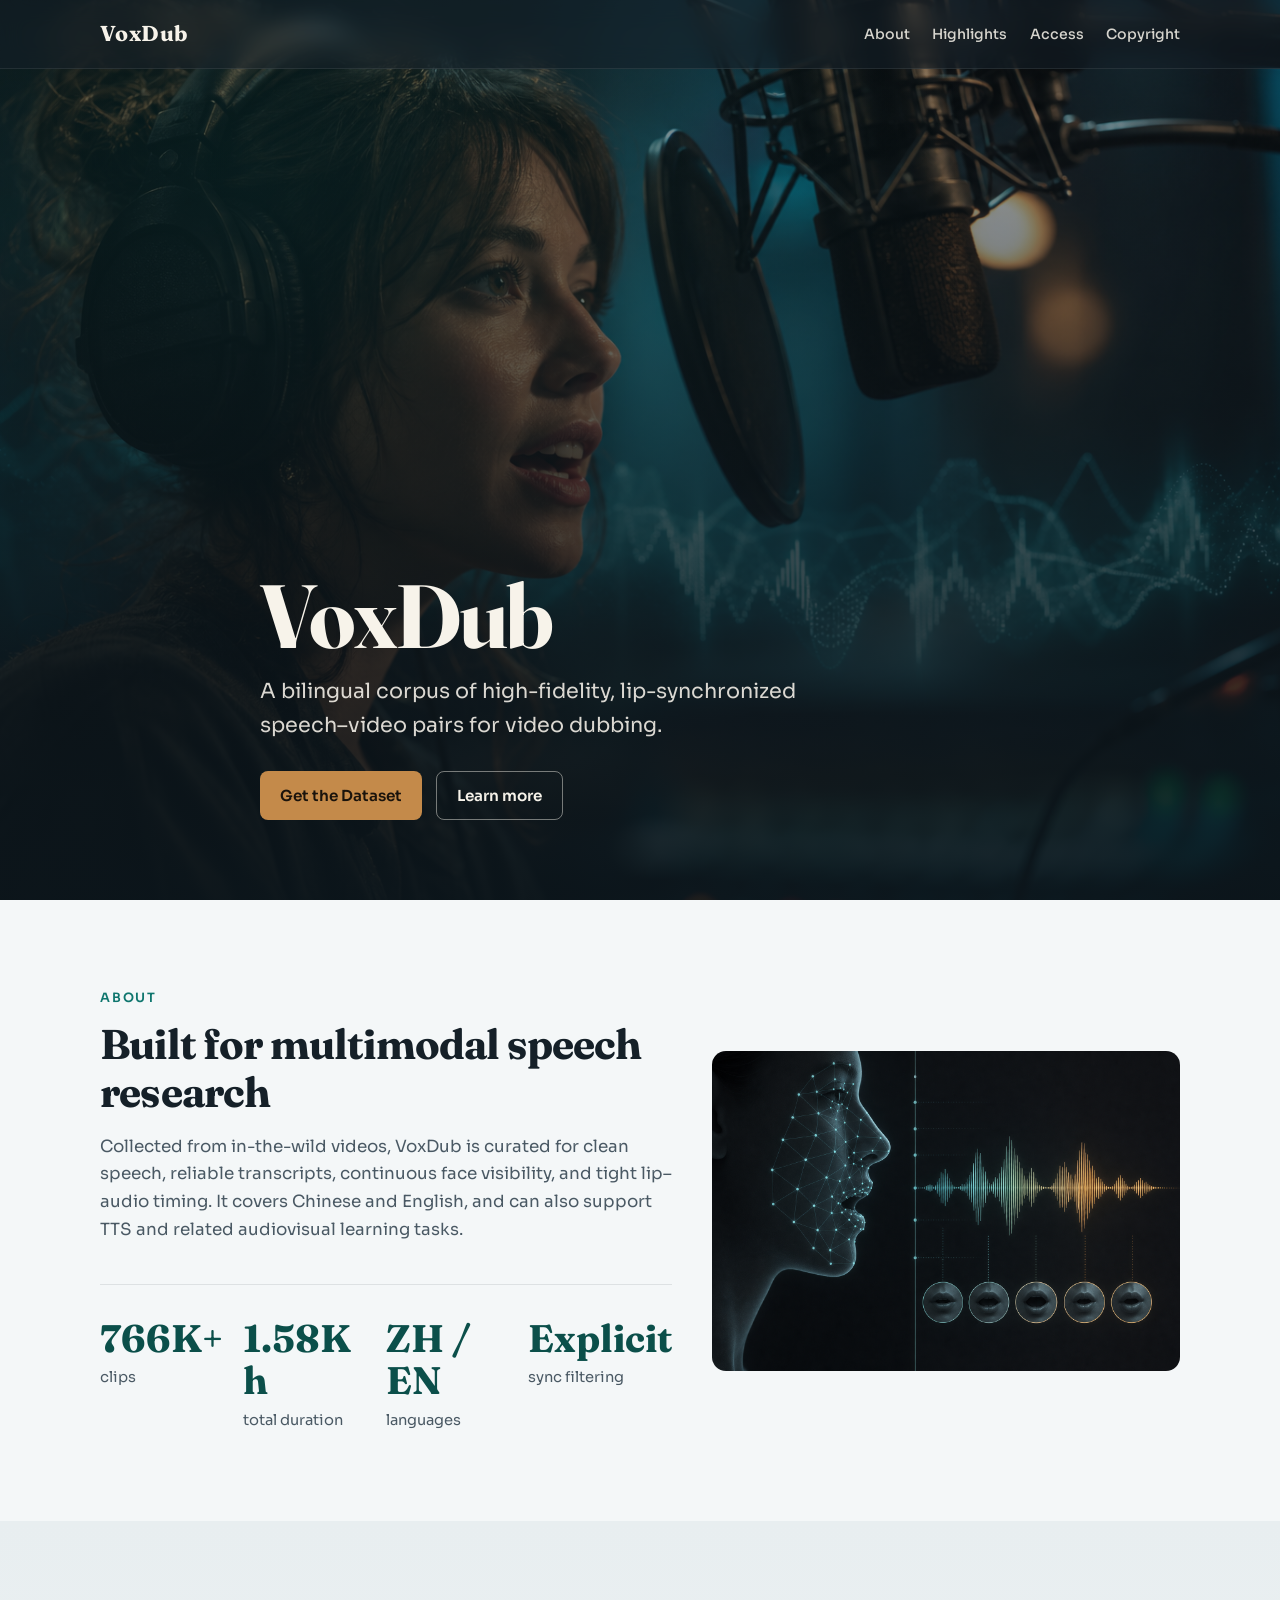
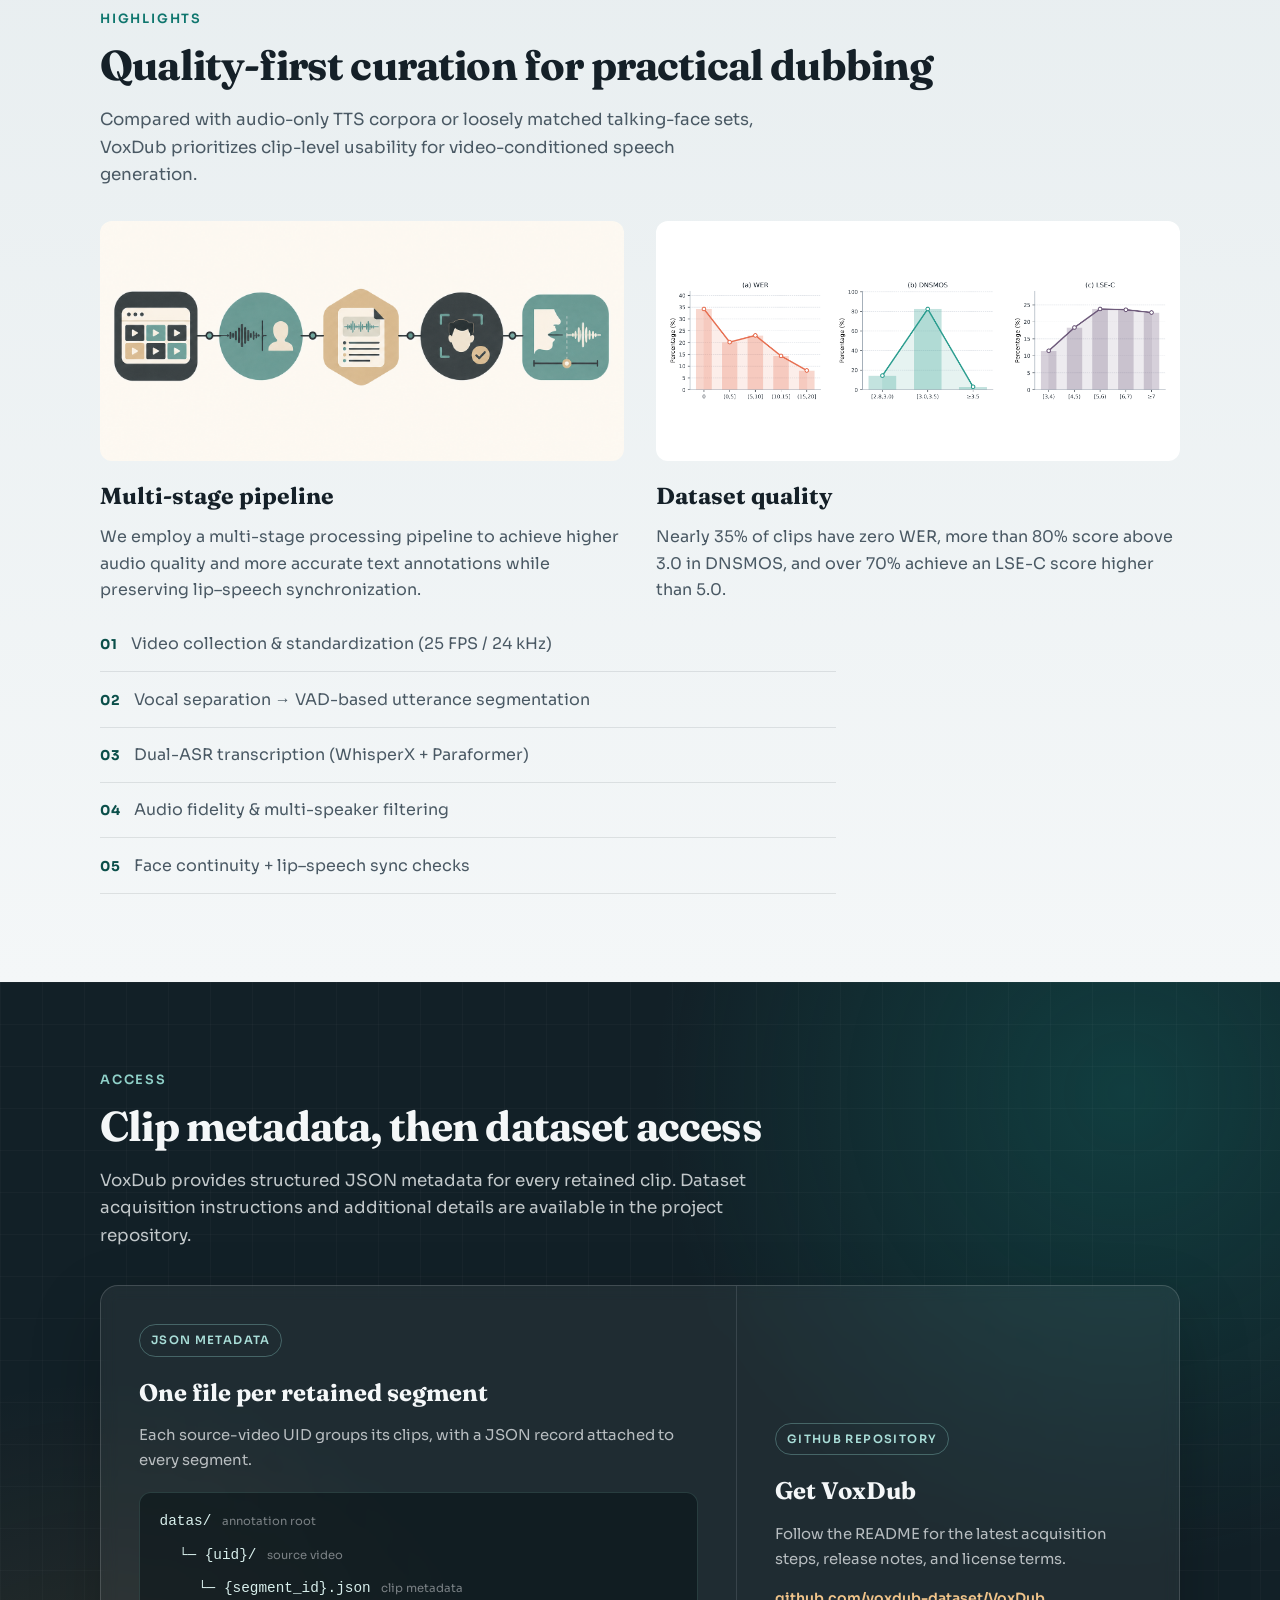
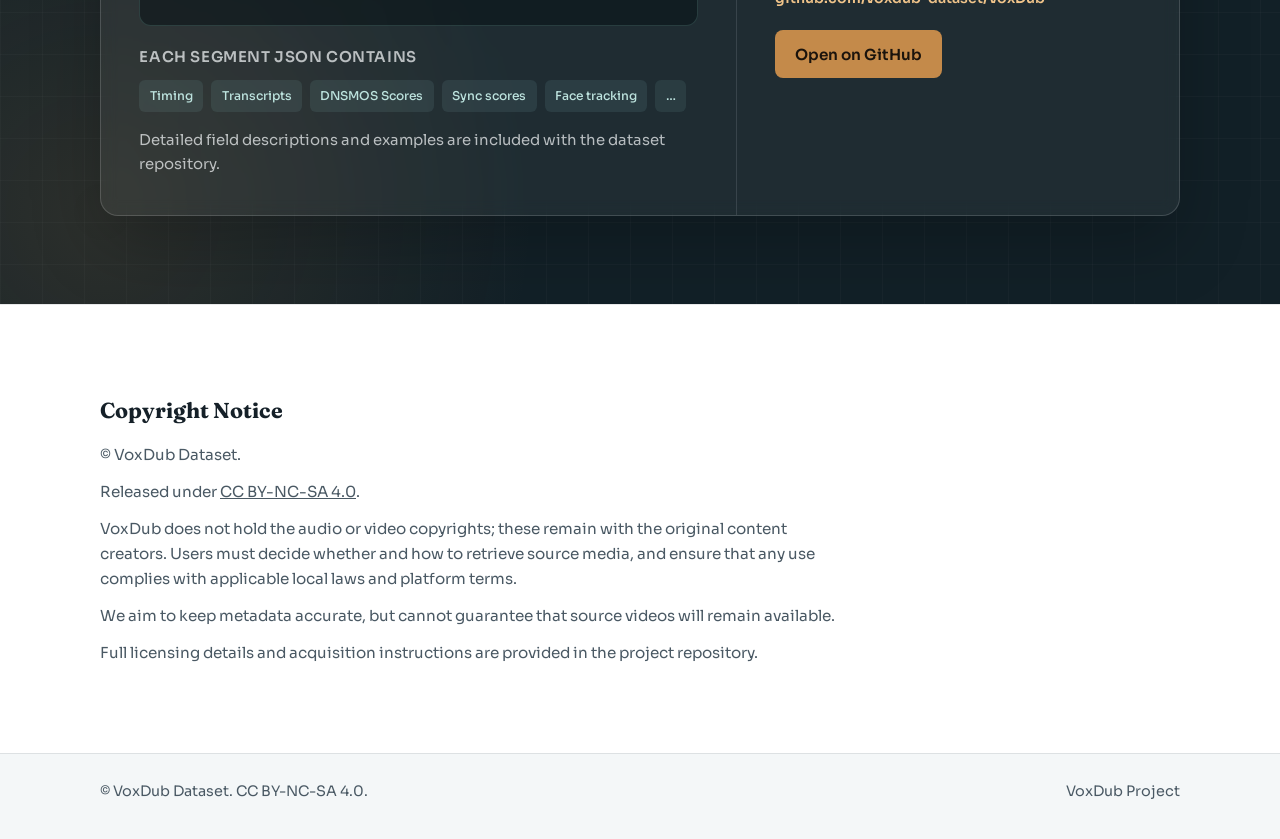
<file: index.html>
<!DOCTYPE html>
<html lang="en">
<head>
  <meta charset="utf-8">
  <meta name="viewport" content="width=device-width, initial-scale=1, shrink-to-fit=no">
  <meta name="description" content="VoxDub: a bilingual high-fidelity corpus of lip-synchronized speech–video pairs for video dubbing.">
  <meta name="author" content="VoxDub">
  <title>VoxDub — Lip-Synchronized Audio-Visual Dataset</title>

  <link rel="preconnect" href="https://fonts.googleapis.com">
  <link rel="preconnect" href="https://fonts.gstatic.com" crossorigin>
  <link href="https://fonts.googleapis.com/css2?family=Fraunces:opsz,wght@9..144,500;9..144,700&family=Sora:wght@400;500;600;700&display=swap" rel="stylesheet">

  <style>
    :root {
      --ink: #152028;
      --ink-soft: #4a5964;
      --paper: #f4f7f8;
      --panel: #ffffff;
      --teal: #0f766e;
      --teal-deep: #0b4f4a;
      --sand: #c48a4a;
      --line: rgba(21, 32, 40, 0.1);
      --max: 1080px;
    }

    * { box-sizing: border-box; margin: 0; padding: 0; }

    html { scroll-behavior: smooth; }

    body {
      font-family: "Sora", sans-serif;
      color: var(--ink);
      background: var(--paper);
      line-height: 1.65;
    }

    img { max-width: 100%; display: block; }

    a { color: inherit; }

    .wrap {
      width: min(var(--max), calc(100% - 2.5rem));
      margin-inline: auto;
    }

    /* Nav */
    .nav {
      position: fixed;
      inset: 0 0 auto 0;
      z-index: 20;
      backdrop-filter: blur(12px);
      background: rgba(21, 32, 40, 0.55);
      border-bottom: 1px solid rgba(255, 255, 255, 0.08);
      transition: background 0.3s ease;
    }

    .nav-inner {
      display: flex;
      align-items: center;
      justify-content: space-between;
      min-height: 68px;
    }

    .brand {
      font-family: "Fraunces", serif;
      font-size: 1.35rem;
      font-weight: 700;
      color: #f7f3ea;
      text-decoration: none;
      letter-spacing: 0.02em;
    }

    .nav-links {
      display: flex;
      gap: 1.4rem;
      list-style: none;
    }

    .nav-links a {
      color: rgba(247, 243, 234, 0.86);
      text-decoration: none;
      font-size: 0.88rem;
      font-weight: 500;
    }

    .nav-links a:hover { color: #fff; }

    .nav-toggle {
      display: none;
      background: transparent;
      border: 1px solid rgba(255,255,255,0.35);
      color: #fff;
      padding: 0.4rem 0.7rem;
      border-radius: 6px;
      font: inherit;
      cursor: pointer;
    }

    /* Hero */
    .hero {
      position: relative;
      min-height: 100vh;
      display: grid;
      align-items: end;
      overflow: hidden;
      color: #f7f3ea;
    }

    .hero-media {
      position: absolute;
      inset: 0;
      z-index: 0;
    }

    .hero-media img {
      width: 100%;
      height: 100%;
      object-fit: cover;
      transform: scale(1.06);
      animation: heroDrift 18s ease-in-out infinite alternate;
    }

    .hero-media::after {
      content: "";
      position: absolute;
      inset: 0;
      background:
        linear-gradient(180deg, rgba(12, 22, 28, 0.35) 0%, rgba(12, 22, 28, 0.72) 58%, rgba(12, 22, 28, 0.92) 100%),
        radial-gradient(ellipse at 20% 20%, rgba(15, 118, 110, 0.28), transparent 50%);
    }

    .hero-content {
      position: relative;
      z-index: 1;
      padding: 8.5rem 0 5rem;
      max-width: 760px;
      animation: riseIn 0.9s ease both;
    }

    .hero h1 {
      font-family: "Fraunces", serif;
      font-size: clamp(3rem, 8vw, 5.6rem);
      line-height: 0.95;
      letter-spacing: -0.03em;
      margin-bottom: 1rem;
    }

    .hero .tagline {
      font-size: clamp(1.05rem, 2.2vw, 1.3rem);
      color: rgba(247, 243, 234, 0.88);
      max-width: 34rem;
      margin-bottom: 1.75rem;
    }

    .cta-row {
      display: flex;
      flex-wrap: wrap;
      gap: 0.85rem;
    }

    .btn {
      display: inline-flex;
      align-items: center;
      justify-content: center;
      gap: 0.45rem;
      min-height: 48px;
      padding: 0.7rem 1.25rem;
      border-radius: 8px;
      text-decoration: none;
      font-weight: 600;
      font-size: 0.95rem;
      transition: transform 0.2s ease, background 0.2s ease, color 0.2s ease;
    }

    .btn:hover { transform: translateY(-2px); }

    .btn-primary {
      background: var(--sand);
      color: #1a130c;
    }

    .btn-primary:hover { background: #d49a58; }

    .btn-ghost {
      background: transparent;
      color: #f7f3ea;
      border: 1px solid rgba(247, 243, 234, 0.45);
    }

    .btn-ghost:hover {
      background: rgba(247, 243, 234, 0.1);
    }

    /* Sections */
    section {
      padding: 5.5rem 0;
    }

    .section-kicker {
      color: var(--teal);
      font-size: 0.8rem;
      font-weight: 600;
      letter-spacing: 0.14em;
      text-transform: uppercase;
      margin-bottom: 0.75rem;
    }

    .section-title {
      font-family: "Fraunces", serif;
      font-size: clamp(1.8rem, 4vw, 2.6rem);
      line-height: 1.15;
      letter-spacing: -0.02em;
      margin-bottom: 1rem;
    }

    .section-copy {
      color: var(--ink-soft);
      font-size: 1.05rem;
      max-width: 42rem;
    }

    .about-grid {
      display: grid;
      grid-template-columns: 1.1fr 0.9fr;
      gap: 2.5rem;
      align-items: center;
    }

    .about-visual {
      border-radius: 14px;
      overflow: hidden;
      animation: fadeUp 0.8s ease both;
      animation-delay: 0.1s;
    }

    .about-visual img {
      width: 100%;
      height: 100%;
      object-fit: cover;
      min-height: 320px;
    }

    .stats {
      display: grid;
      grid-template-columns: repeat(4, 1fr);
      gap: 1.25rem;
      margin-top: 2.5rem;
      padding-top: 2rem;
      border-top: 1px solid var(--line);
    }

    .stat strong {
      display: block;
      font-family: "Fraunces", serif;
      font-size: clamp(1.8rem, 3vw, 2.4rem);
      color: var(--teal-deep);
      line-height: 1.1;
      margin-bottom: 0.35rem;
    }

    .stat span {
      color: var(--ink-soft);
      font-size: 0.92rem;
    }

    .highlights {
      background:
        linear-gradient(180deg, #e8eef0 0%, var(--paper) 100%);
    }

    .highlight-grid {
      display: grid;
      grid-template-columns: 1fr 1fr;
      gap: 2rem;
      margin-top: 2rem;
    }

    .highlight-item h3 {
      font-family: "Fraunces", serif;
      font-size: 1.45rem;
      margin: 1rem 0 0.55rem;
    }

    .highlight-item p {
      color: var(--ink-soft);
    }

    .highlight-item img {
      width: 100%;
      height: 240px;
      object-fit: cover;
      border-radius: 12px;
    }

    .highlight-item img.quality-chart {
      object-fit: contain;
      background: #ffffff;
      padding: 0.75rem;
    }

    .pipeline-list {
      display: grid;
      gap: 0.9rem;
      margin-top: 1.75rem;
      max-width: 46rem;
    }

    .pipeline-list li {
      list-style: none;
      display: grid;
      grid-template-columns: auto 1fr;
      gap: 0.85rem;
      align-items: baseline;
      padding-bottom: 0.85rem;
      border-bottom: 1px solid var(--line);
      color: var(--ink-soft);
    }

    .pipeline-list strong {
      color: var(--teal-deep);
      font-size: 0.85rem;
      letter-spacing: 0.04em;
    }

    .download {
      position: relative;
      overflow: hidden;
      background:
        radial-gradient(circle at 88% 12%, rgba(15, 118, 110, 0.34), transparent 34%),
        radial-gradient(circle at 8% 90%, rgba(196, 138, 74, 0.15), transparent 30%),
        #122027;
      color: #f4f7f8;
    }

    .download::before {
      content: "";
      position: absolute;
      inset: 0;
      background-image:
        linear-gradient(rgba(255,255,255,0.025) 1px, transparent 1px),
        linear-gradient(90deg, rgba(255,255,255,0.025) 1px, transparent 1px);
      background-size: 42px 42px;
      pointer-events: none;
    }

    .download > .wrap {
      position: relative;
      z-index: 1;
    }

    .download .section-kicker { color: #8fd0c8; }
    .download .section-copy { color: rgba(244, 247, 248, 0.78); }

    .access-panel {
      display: grid;
      grid-template-columns: 1.18fr 0.82fr;
      margin-top: 2.2rem;
      border: 1px solid rgba(244, 247, 248, 0.16);
      border-radius: 18px;
      overflow: hidden;
      background: rgba(255, 255, 255, 0.055);
      box-shadow: 0 28px 70px rgba(0, 0, 0, 0.22);
      backdrop-filter: blur(8px);
    }

    .access-repository,
    .annotation-card {
      padding: clamp(1.6rem, 4vw, 2.4rem);
    }

    .access-repository {
      display: flex;
      flex-direction: column;
      align-items: flex-start;
      justify-content: center;
    }

    .annotation-card {
      border-right: 1px solid rgba(244, 247, 248, 0.12);
    }

    .access-label {
      display: inline-flex;
      padding: 0.35rem 0.65rem;
      border: 1px solid rgba(143, 208, 200, 0.35);
      border-radius: 999px;
      color: #a9ddd7;
      font-size: 0.72rem;
      font-weight: 600;
      letter-spacing: 0.12em;
      text-transform: uppercase;
      margin-bottom: 1rem;
    }

    .access-repository h3,
    .annotation-card h3 {
      font-family: "Fraunces", serif;
      font-size: 1.5rem;
      margin-bottom: 0.7rem;
    }

    .access-repository p,
    .annotation-card > p {
      color: rgba(244, 247, 248, 0.72);
      font-size: 0.93rem;
    }

    .project-link {
      display: block;
      margin: 1rem 0 1.25rem;
      color: #f0c48a;
      font-size: 0.88rem;
      font-weight: 600;
      text-decoration: none;
      word-break: break-all;
    }

    .schema-tree {
      margin: 1.2rem 0;
      padding: 1.1rem 1.2rem;
      border: 1px solid rgba(143, 208, 200, 0.18);
      border-radius: 12px;
      background: rgba(5, 14, 18, 0.5);
      font-family: Consolas, "Courier New", monospace;
      font-size: 0.9rem;
    }

    .tree-line {
      display: flex;
      align-items: baseline;
      gap: 0.65rem;
      min-height: 1.85rem;
      color: #d8efec;
    }

    .tree-line + .tree-line { margin-top: 0.25rem; }
    .tree-line.depth-1 { padding-left: 1.2rem; }
    .tree-line.depth-2 { padding-left: 2.4rem; }

    .tree-line small {
      color: rgba(244, 247, 248, 0.46);
      font-family: "Sora", sans-serif;
      font-size: 0.72rem;
    }

    .field-chips {
      display: flex;
      flex-wrap: wrap;
      gap: 0.5rem;
      margin-bottom: 1rem;
    }

    .field-label {
      margin-bottom: 0.65rem;
      color: rgba(244, 247, 248, 0.62);
      font-size: 0.8rem;
      font-weight: 600;
      letter-spacing: 0.04em;
      text-transform: uppercase;
    }

    .field-chips span {
      padding: 0.38rem 0.65rem;
      border-radius: 6px;
      background: rgba(143, 208, 200, 0.1);
      color: #bde3de;
      font-size: 0.76rem;
      font-weight: 500;
    }

    .field-chips code {
      display: block;
      margin-bottom: 0.12rem;
      color: #f0c48a;
      font-family: Consolas, "Courier New", monospace;
      font-size: 0.72rem;
      font-weight: 600;
    }

    .copyright {
      background: var(--panel);
      border-top: 1px solid var(--line);
    }

    .copyright-box {
      max-width: 46rem;
      color: var(--ink-soft);
      font-size: 0.95rem;
    }

    .copyright-box h3 {
      font-family: "Fraunces", serif;
      color: var(--ink);
      font-size: 1.35rem;
      margin-bottom: 0.8rem;
    }

    .copyright-box p + p { margin-top: 0.75rem; }

    footer {
      padding: 1.6rem 0 2.2rem;
      color: var(--ink-soft);
      font-size: 0.9rem;
      border-top: 1px solid var(--line);
    }

    footer .wrap {
      display: flex;
      justify-content: space-between;
      gap: 1rem;
      flex-wrap: wrap;
    }

    .reveal {
      opacity: 0;
      transform: translateY(18px);
      transition: opacity 0.7s ease, transform 0.7s ease;
    }

    .reveal.is-visible {
      opacity: 1;
      transform: translateY(0);
    }

    @keyframes heroDrift {
      from { transform: scale(1.06) translate3d(0, 0, 0); }
      to { transform: scale(1.12) translate3d(-1.5%, -1%, 0); }
    }

    @keyframes riseIn {
      from { opacity: 0; transform: translateY(24px); }
      to { opacity: 1; transform: translateY(0); }
    }

    @keyframes fadeUp {
      from { opacity: 0; transform: translateY(16px); }
      to { opacity: 1; transform: translateY(0); }
    }

    @media (max-width: 900px) {
      .about-grid,
      .highlight-grid,
      .access-panel,
      .stats {
        grid-template-columns: 1fr;
      }

      .stats { gap: 1.4rem; }

      .annotation-card {
        border-right: 0;
        border-bottom: 1px solid rgba(244, 247, 248, 0.12);
      }

      .nav-toggle { display: inline-flex; }

      .nav-links {
        display: none;
        position: absolute;
        top: 68px;
        right: 1.25rem;
        left: 1.25rem;
        flex-direction: column;
        gap: 0;
        background: rgba(18, 28, 34, 0.96);
        border-radius: 10px;
        padding: 0.5rem;
      }

      .nav-links.open { display: flex; }

      .nav-links a {
        padding: 0.85rem 0.9rem;
        border-bottom: 1px solid rgba(255,255,255,0.08);
      }

      .nav-links li:last-child a { border-bottom: 0; }

      .hero-content { padding-top: 7.5rem; }
    }
  </style>
</head>

<body>
  <nav class="nav" id="nav">
    <div class="wrap nav-inner">
      <a class="brand" href="#top">VoxDub</a>
      <button class="nav-toggle" id="navToggle" aria-label="Open menu">Menu</button>
      <ul class="nav-links" id="navLinks">
        <li><a href="#about">About</a></li>
        <li><a href="#highlights">Highlights</a></li>
        <li><a href="#download">Access</a></li>
        <li><a href="#copyright">Copyright</a></li>
      </ul>
    </div>
  </nav>

  <header class="hero" id="top">
    <div class="hero-media" aria-hidden="true">
      <img src="assets/img/hero-av-dubbing.jpg" alt="">
    </div>
    <div class="wrap hero-content">
      <h1>VoxDub</h1>
      <p class="tagline">
        A bilingual corpus of high-fidelity, lip-synchronized speech–video pairs for video dubbing.
      </p>
      <div class="cta-row">
        <a class="btn btn-primary" href="https://github.com/voxdub-dataset/VoxDub" target="_blank" rel="noopener noreferrer">
          Get the Dataset
        </a>
        <a class="btn btn-ghost" href="#about">Learn more</a>
      </div>
    </div>
  </header>

  <section id="about">
    <div class="wrap about-grid reveal">
      <div>
        <p class="section-kicker">About</p>
        <h2 class="section-title">Built for multimodal speech research</h2>
        <p class="section-copy">
          Collected from in-the-wild videos, VoxDub is curated for clean speech, reliable transcripts,
          continuous face visibility, and tight lip–audio timing. It covers Chinese and English,
          and can also support TTS and related audiovisual learning tasks.
        </p>
        <div class="stats">
          <div class="stat">
            <strong>766K+</strong>
            <span>clips</span>
          </div>
          <div class="stat">
            <strong>1.58K h</strong>
            <span>total duration</span>
          </div>
          <div class="stat">
            <strong>ZH / EN</strong>
            <span>languages</span>
          </div>
          <div class="stat">
            <strong>Explicit</strong>
            <span>sync filtering</span>
          </div>
        </div>
      </div>
      <div class="about-visual">
        <img src="assets/img/feature-lipsync.jpg" alt="Lip motion aligned with a speech waveform">
      </div>
    </div>
  </section>

  <section class="highlights" id="highlights">
    <div class="wrap reveal">
      <p class="section-kicker">Highlights</p>
      <h2 class="section-title">Quality-first curation for practical dubbing</h2>
      <p class="section-copy">
        Compared with audio-only TTS corpora or loosely matched talking-face sets,
        VoxDub prioritizes clip-level usability for video-conditioned speech generation.
      </p>

      <div class="highlight-grid">
        <article class="highlight-item">
          <img src="assets/img/feature-pipeline.jpg" alt="Abstract multi-stage data processing pipeline">
          <h3>Multi-stage pipeline</h3>
          <p>
            We employ a multi-stage processing pipeline to achieve higher audio quality and more
            accurate text annotations while preserving lip–speech synchronization.
          </p>
        </article>
        <article class="highlight-item">
          <img class="quality-chart" src="assets/img/fig-dataset-quality.png" alt="Distributions of WER, DNSMOS, and LSE-C in VoxDub">
          <h3>Dataset quality</h3>
          <p>
            Nearly 35% of clips have zero WER, more than 80% score above 3.0 in DNSMOS,
            and over 70% achieve an LSE-C score higher than 5.0.
          </p>
        </article>
      </div>

      <ol class="pipeline-list">
        <li><strong>01</strong><span>Video collection &amp; standardization (25 FPS / 24 kHz)</span></li>
        <li><strong>02</strong><span>Vocal separation → VAD-based utterance segmentation</span></li>
        <li><strong>03</strong><span>Dual-ASR transcription (WhisperX + Paraformer)</span></li>
        <li><strong>04</strong><span>Audio fidelity &amp; multi-speaker filtering</span></li>
        <li><strong>05</strong><span>Face continuity + lip–speech sync checks</span></li>
      </ol>
    </div>
  </section>

  <section class="download" id="download">
    <div class="wrap reveal">
      <p class="section-kicker">Access</p>
      <h2 class="section-title">Clip metadata, then dataset access</h2>
      <p class="section-copy">
        VoxDub provides structured JSON metadata for every retained clip. Dataset acquisition
        instructions and additional details are available in the project repository.
      </p>
      <div class="access-panel">
        <div class="annotation-card">
          <span class="access-label">JSON metadata</span>
          <h3>One file per retained segment</h3>
          <p>Each source-video UID groups its clips, with a JSON record attached to every segment.</p>

          <div class="schema-tree" aria-label="Annotation directory structure">
            <div class="tree-line"><span>datas/</span><small>annotation root</small></div>
            <div class="tree-line depth-1"><span>└─ {uid}/</span><small>source video</small></div>
            <div class="tree-line depth-2"><span>└─ {segment_id}.json</span><small>clip metadata</small></div>
          </div>

          <p class="field-label">Each segment JSON contains</p>
          <div class="field-chips" aria-label="Annotation contents">
            <span>Timing</span>
            <span>Transcripts</span>
            <span>DNSMOS Scores</span>
            <span>Sync scores</span>
            <span>Face tracking</span>
            <span aria-label="Additional annotation fields">…</span>
          </div>
          <p class="annotation-more">
            Detailed field descriptions and examples are included with the dataset repository.
          </p>
        </div>

        <div class="access-repository">
          <span class="access-label">GitHub repository</span>
          <h3>Get VoxDub</h3>
          <p>
            Follow the README for the latest acquisition steps, release notes, and license terms.
          </p>
          <span class="project-link">
            github.com/voxdub-dataset/VoxDub
          </span>
          <a class="btn btn-primary" href="https://github.com/voxdub-dataset/VoxDub" target="_blank" rel="noopener noreferrer">
            Open on GitHub
          </a>
        </div>
      </div>
    </div>
  </section>

  <section class="copyright" id="copyright">
    <div class="wrap reveal">
      <div class="copyright-box">
        <h3>Copyright Notice</h3>
        <p>
          © VoxDub Dataset.
        </p>
        <p>
          Released under
          <a href="https://creativecommons.org/licenses/by-nc-sa/4.0/" target="_blank" rel="noopener noreferrer">CC BY-NC-SA 4.0</a>.
        </p>
        <p>
          VoxDub does not hold the audio or video copyrights; these remain with the original content creators.
          Users must decide whether and how to retrieve source media, and ensure that any use complies with
          applicable local laws and platform terms.
        </p>
        <p>
          We aim to keep metadata accurate, but cannot guarantee that source videos will remain available.
        </p>
        <p>
          Full licensing details and acquisition instructions are provided in the project repository.
        </p>
      </div>
    </div>
  </section>

  <footer>
    <div class="wrap">
      <span>© VoxDub Dataset. CC BY-NC-SA 4.0.</span>
      <span>VoxDub Project</span>
    </div>
  </footer>

  <script>
    const navToggle = document.getElementById("navToggle");
    const navLinks = document.getElementById("navLinks");

    navToggle.addEventListener("click", function () {
      navLinks.classList.toggle("open");
    });

    navLinks.querySelectorAll("a").forEach(function (link) {
      link.addEventListener("click", function () {
        navLinks.classList.remove("open");
      });
    });

    const observer = new IntersectionObserver(
      function (entries) {
        entries.forEach(function (entry) {
          if (entry.isIntersecting) {
            entry.target.classList.add("is-visible");
          }
        });
      },
      { threshold: 0.15 }
    );

    document.querySelectorAll(".reveal").forEach(function (el) {
      observer.observe(el);
    });
  </script>
</body>
</html>
</file>
